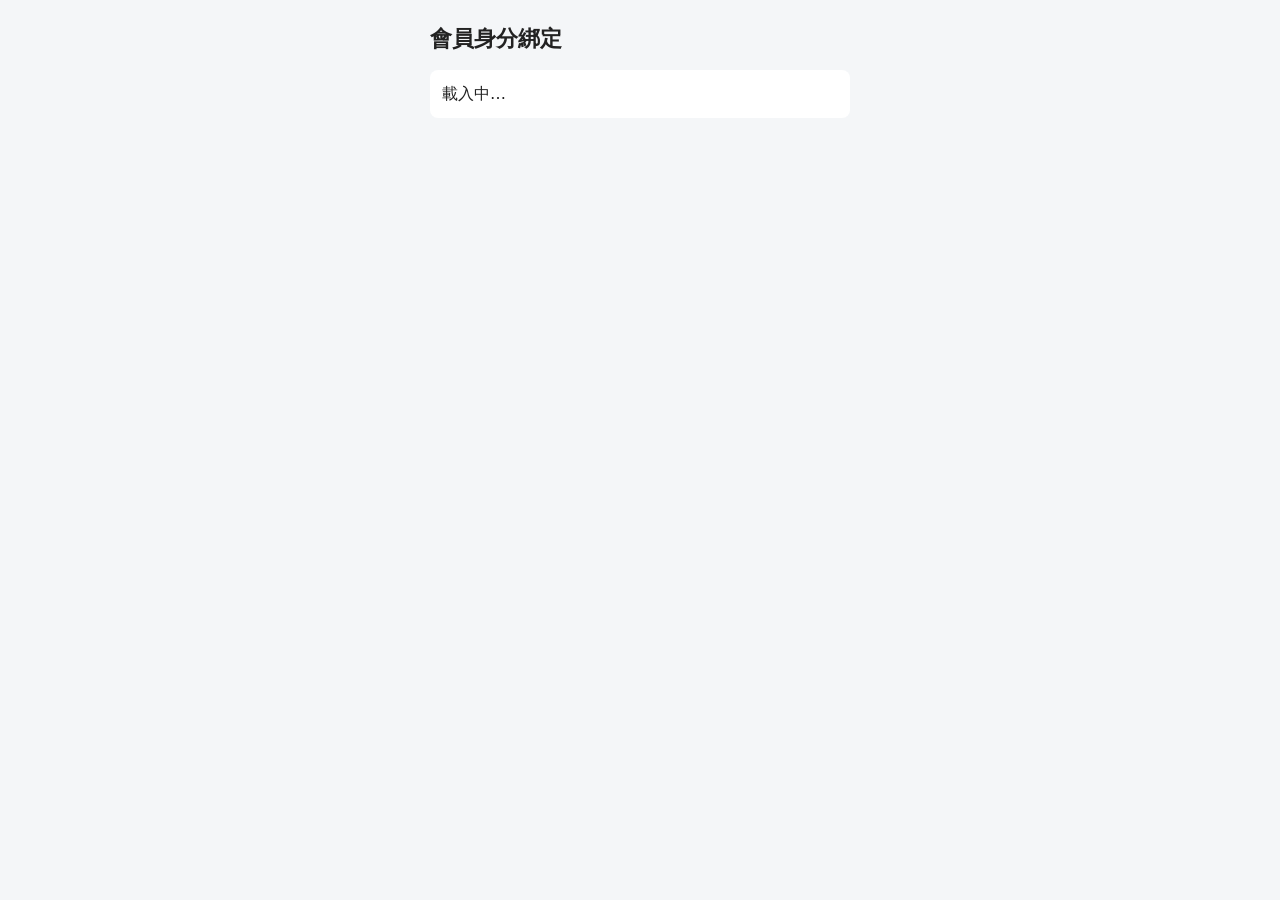
<file: index.html>
<!DOCTYPE html>
<html lang="zh-Hant">
<head>
<meta charset="utf-8">
<meta name="viewport" content="width=device-width, initial-scale=1">
<title>身分綁定</title>
<style>
  body { margin: 0; font-family: system-ui, -apple-system, "Noto Sans TC", sans-serif; background: #f4f6f8; color: #222; }
  main { max-width: 420px; margin: 0 auto; padding: 24px 20px; }
  h1 { font-size: 22px; margin: 0 0 16px; }
  .msg { min-height: 1.4em; padding: 12px; border-radius: 8px; background: #fff; line-height: 1.5; }
  .msg.err { background: #fdecea; color: #a12622; }
  .msg.ok { background: #e7f6ec; color: #1d6b38; }
  section { margin-top: 20px; background: #fff; padding: 16px; border-radius: 12px; }
  label { display: block; margin-bottom: 8px; font-size: 15px; }
  input { width: 100%; box-sizing: border-box; font-size: 18px; padding: 12px; border: 1px solid #ccc; border-radius: 8px; }
  button { width: 100%; margin-top: 12px; font-size: 17px; padding: 12px; border: 0; border-radius: 8px; background: #06c755; color: #fff; }
  button:disabled { opacity: .5; }
  button.link { background: none; color: #555; text-decoration: underline; }
  button.danger { background: #d93025; }
</style>
<script src="https://static.line-scdn.net/liff/edge/2/sdk.js"></script>
<script src="config.js"></script>
</head>
<body>
<main>
  <h1>會員身分綁定</h1>
  <p id="msg" class="msg">載入中…</p>

  <section id="vEmail" hidden>
    <label for="email">請輸入您在會員名單上的 Email</label>
    <input id="email" type="email" inputmode="email" autocomplete="email">
    <button id="btnSend">寄送驗證碼</button>
    <button id="btnToDemo" class="link">我有綁定碼</button>
  </section>

  <section id="vDemo" hidden>
    <label for="demo">請輸入您拿到的 6 碼綁定碼</label>
    <input id="demo" maxlength="12" autocomplete="off" autocapitalize="characters" style="text-transform:uppercase;letter-spacing:4px">
    <button id="btnDemo">以綁定碼綁定</button>
    <button id="btnToEmail" class="link">改用 Email 驗證</button>
  </section>

  <section id="vCode" hidden>
    <label for="code">請輸入信中的 6 位數驗證碼</label>
    <input id="code" inputmode="numeric" maxlength="6" autocomplete="one-time-code">
    <button id="btnVerify">完成綁定</button>
    <button id="btnBack" class="link">重新輸入 Email</button>
  </section>

  <section id="vBound" hidden>
    <p>目前綁定：<b id="who"></b></p>
    <button id="btnUnbind" class="danger">解除綁定</button>
  </section>
</main>

<script>
const C = window.APP_CONFIG;
const $ = (id) => document.getElementById(id);

// 一般瀏覽器（電腦）會沿用舊的登入資訊，憑證可能已過期：過期就重新登入
function tokenExpired() {
  const d = liff.getDecodedIDToken();
  return !d || d.exp * 1000 < Date.now() + 60000;
}
function relogin() {
  liff.logout();
  liff.login({ redirectUri: location.href });
}
function reloginOnce() { // 後端仍判定失敗時，只自動重試一次，避免無限循環
  if (liff.isInClient()) return false;
  try {
    if (sessionStorage.getItem('relogin')) return false;
    sessionStorage.setItem('relogin', '1');
  } catch (e) { return false; }
  relogin();
  return true;
}
const ERR = {
  EMAIL_FORMAT: 'Email 格式不正確。',
  COOLDOWN: '請等 60 秒後再重新寄送。',
  TOO_MANY: '寄送次數過多，請稍後再試。',
  MAIL_QUOTA: '今日寄信額度已滿，請明天再試或聯絡管理員。',
  CODE_EXPIRED: '驗證碼已過期或不存在，請重新寄送。',
  CODE_WRONG: '驗證碼錯誤。',
  TOO_MANY_TRIES: '錯誤次數過多，驗證碼已作廢，請重新寄送。',
  AUTH_FAILED: '身分驗證失敗或已逾時，請關閉此頁面後從 LINE 重新開啟。',
  SERVER_ERROR: '系統錯誤，請稍後再試。',
  RELOGIN: '正在重新登入…',
  CODE_INVALID: '綁定碼無效或已被使用。',
  DEMO_DISABLED: '目前未開放綁定碼。'
};

function say(text, type) {
  $('msg').textContent = text;
  $('msg').className = 'msg' + (type ? ' ' + type : '');
}
function show(view) {
  ['vEmail', 'vCode', 'vBound', 'vDemo'].forEach((v) => { $(v).hidden = (v !== view); });
}
function busy(on) {
  document.querySelectorAll('button').forEach((b) => { b.disabled = on; });
}
function errText(r) {
  let t = ERR[r.error] || ('發生錯誤：' + r.error);
  if ((r.error === 'CODE_WRONG' || r.error === 'CODE_INVALID') && r.remaining !== undefined) t += '還可以再試 ' + r.remaining + ' 次。';
  return t;
}

async function api(action, data) {
  busy(true);
  try {
    const res = await fetch(C.GAS_URL, {
      method: 'POST',
      headers: { 'Content-Type': 'text/plain;charset=utf-8' }, // 避免 CORS 預檢
      body: JSON.stringify(Object.assign({ action: action, idToken: liff.getIDToken() }, data || {}))
    });
    const j = await res.json();
    if (!j.ok && j.error === 'AUTH_FAILED' && reloginOnce()) return { ok: false, error: 'RELOGIN' };
    if (j.ok) { try { sessionStorage.removeItem('relogin'); } catch (e) {} }
    return j;
  } catch (e) {
    return { ok: false, error: 'SERVER_ERROR' };
  } finally {
    busy(false);
  }
}

async function refresh(okText) {
  const r = await api('status');
  if (!r.ok) { say(errText(r), 'err'); return; }
  if (r.bound) {
    $('who').textContent = r.name;
    show('vBound');
    say(okText || '您已完成綁定。', 'ok');
  } else {
    if (r.demo) { show('vDemo'); say(okText || '請輸入綁定碼完成綁定。'); }  // 展示模式：預設顯示綁定碼
    else { show('vEmail'); say(okText || '請輸入 Email，我們會寄送驗證碼給您。'); }
  }
}

$('btnSend').onclick = async () => {
  const r = await api('requestCode', { email: $('email').value });
  if (!r.ok) { say(errText(r), 'err'); return; }
  $('code').value = '';
  show('vCode');
  say('若此 Email 為在籍會員的信箱，驗證碼已寄出，10 分鐘內有效。');
};

$('btnVerify').onclick = async () => {
  const r = await api('verifyCode', { code: $('code').value });
  if (!r.ok) {
    say(errText(r), 'err');
    if (r.error === 'CODE_EXPIRED' || r.error === 'TOO_MANY_TRIES') show('vEmail');
    return;
  }
  refresh('綁定完成！回到 LINE 點選單就能查詢自己的資料。');
};

$('btnToDemo').onclick = () => { show('vDemo'); say('請輸入綁定碼。'); };
$('btnToEmail').onclick = () => { show('vEmail'); say('請輸入 Email，我們會寄送驗證碼給您。'); };
$('btnDemo').onclick = async () => {
  const r = await api('bindByCode', { code: $('demo').value });
  if (!r.ok) { say(errText(r), 'err'); return; }
  refresh('綁定完成！回到 LINE 聊天室，選單已依您的身分更新（請退出聊天室再進入）。');
};

$('btnBack').onclick = () => { show('vEmail'); say('請輸入 Email。'); };

$('btnUnbind').onclick = async () => {
  if (!confirm('確定要解除綁定嗎？')) return;
  const r = await api('unbind');
  if (!r.ok) { say(errText(r), 'err'); return; }
  refresh('已解除綁定。');
};

// 從 liff.line.me/{id}/detail.html 開啟時，LINE 會先載入本頁再轉到 detail.html；這時不做任何事
const redirecting = new URLSearchParams(location.search).has('liff.state');

liff.init({ liffId: C.LIFF_ID })
  .then(() => {
    if (redirecting) return;
    if (!liff.isLoggedIn()) { liff.login({ redirectUri: location.href }); return; }
    if (!liff.isInClient() && tokenExpired()) { relogin(); return; }
    if (!liff.getIDToken()) { say('無法取得身分資訊，請確認 LIFF 已勾選 openid。', 'err'); return; }
    refresh();
  })
  .catch((e) => say('LIFF 初始化失敗：' + e.message, 'err'));
</script>
</body>
</html>
</file>
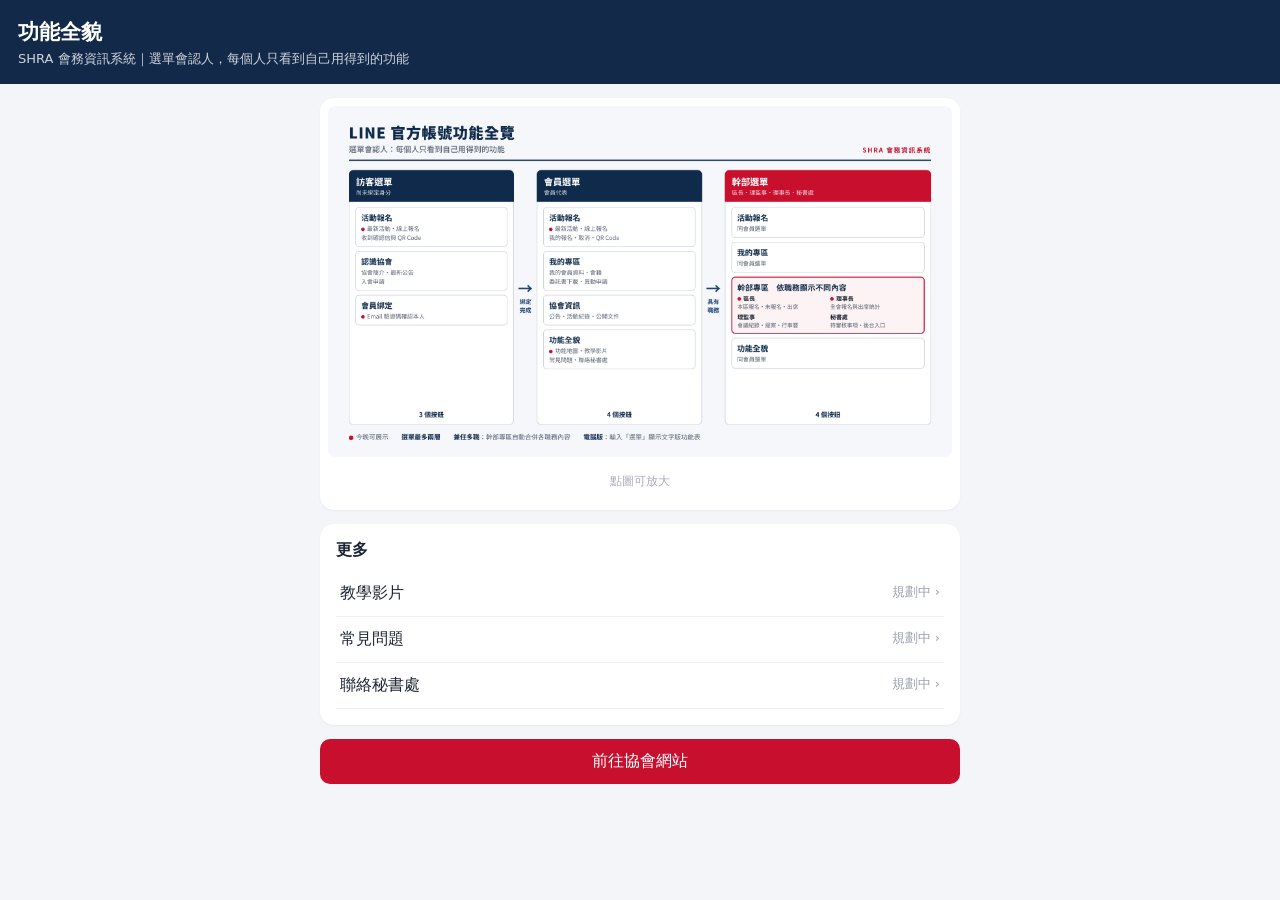
<file: guide.html>
<!DOCTYPE html>
<html lang="zh-Hant"><head><meta charset="utf-8"><meta name="viewport" content="width=device-width, initial-scale=1">
<title>功能全貌</title><link rel="stylesheet" href="common.css"><script src="config.js"></script></head>
<body>
<header><h1>功能全貌</h1><p>SHRA 會務資訊系統｜選單會認人，每個人只看到自己用得到的功能</p></header>
<main>
  <div class="card" style="padding:8px"><a href="guide_map.png"><img src="guide_map.png" alt="LINE 官方帳號功能全覽" style="width:100%;border-radius:8px"></a>
    <p class="foot">點圖可放大</p></div>
  <div class="card plan"><h2>更多</h2>
    <a href="planned.html?item=%E6%95%99%E5%AD%B8%E5%BD%B1%E7%89%87&phase=1">教學影片<span>規劃中 ›</span></a>
    <a href="planned.html?item=%E5%B8%B8%E8%A6%8B%E5%95%8F%E9%A1%8C&phase=1">常見問題<span>規劃中 ›</span></a>
    <a href="planned.html?item=%E8%81%AF%E7%B5%A1%E7%A7%98%E6%9B%B8%E8%99%95&phase=1">聯絡秘書處<span>規劃中 ›</span></a>
  </div>
  <a class="btn red" id="site" href="#">前往協會網站</a>
</main>
<script>
const u = (window.APP_CONFIG || {}).SITE_URL || '';
document.getElementById('site').href = /^https?:/.test(u) ? u : 'planned.html?item=' + encodeURIComponent('協會網站') + '&phase=1';
</script></body></html>
</file>
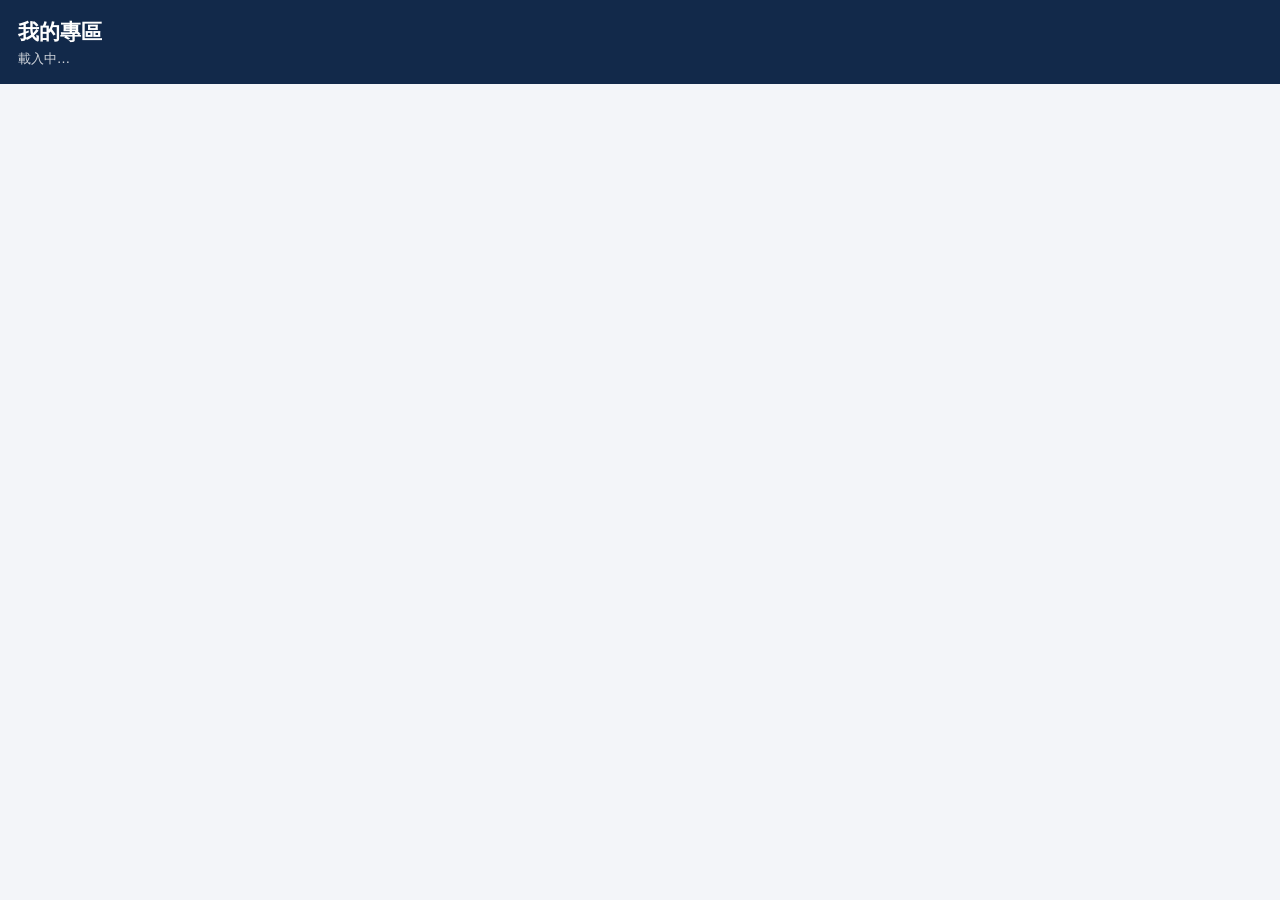
<file: mypage.html>
<!DOCTYPE html>
<html lang="zh-Hant"><head><meta charset="utf-8"><meta name="viewport" content="width=device-width, initial-scale=1">
<title>我的專區</title><link rel="stylesheet" href="common.css">
<script src="https://static.line-scdn.net/liff/edge/2/sdk.js"></script><script src="config.js"></script><script src="lib.js"></script></head>
<body>
<header><h1>我的專區</h1><p id="who">載入中…</p></header>
<main>
  <div id="msg" class="msg" hidden></div>
  <div id="content" hidden>
    <div class="card"><h2 id="title">我的會籍</h2><div class="light" id="light"></div><div class="kv" id="fields"></div></div>
    <div class="card"><h2>我的報名紀錄</h2><table id="regs"></table></div>
    <div class="card plan"><h2>其他服務</h2>
      <a href="" data-item="委託書下載" data-phase="2">委託書下載<span>規劃中 ›</span></a>
      <a href="" data-item="會員異動申請" data-phase="2">會員異動申請<span>規劃中 ›</span></a>
      <a href="" data-item="取消報名・QR Code" data-phase="1">取消報名・QR Code<span>規劃中 ›</span></a>
    </div>
    <div class="card demo" id="demoBox" hidden>
      <h2>展示用：切換身分</h2>
      <p style="font-size:13px;color:#7a5200;margin:0 0 8px">此區塊僅供系統展示使用，正式版不會出現。輸入展示身分碼即可切換。</p>
      <input id="code" maxlength="10" autocomplete="off" placeholder="展示身分碼">
      <button class="btn gold" id="btnSwitch">切換身分</button>
    </div>
    <button class="btn line" id="btnUnbind">解除綁定</button>
  </div>
</main>
<script>
document.querySelectorAll('.plan a').forEach((a) => { a.href = planned(a.dataset.item, a.dataset.phase); });
async function load(note) {
  const r = await api('myPage');
  if (!r.ok) { say(ERRTXT[r.error] || r.error, 'err'); return; }
  if (!r.bound) { $('who').textContent = '尚未綁定'; say('此功能限已綁定的會員使用。' + bindLink()); $('content').hidden = true; return; }
  $('who').textContent = r.name + '｜' + r.roles.join('、');
  $('title').textContent = r.title;
  $('light').innerHTML = '<span class="dot" style="background:' + esc(r.status.color) + '"></span><span style="color:' + esc(r.status.color) + '">' + esc(r.status.text) + '</span>';
  $('fields').innerHTML = r.fields.map((f) => '<span class="k">' + esc(f.label) + '</span><span class="v">' + esc(f.value) + '</span>').join('');
  $('regs').innerHTML = r.regs.length ? '<tr><th>活動</th><th>狀態</th><th>報名時間</th></tr>' + r.regs.map((x) => '<tr><td>' + esc(x.event) + '</td><td>' + esc(x.status) + '</td><td>' + esc(x.time) + '</td></tr>').join('') : '<tr><td>目前沒有報名紀錄</td></tr>';
  $('demoBox').hidden = !r.demo;
  $('content').hidden = false;
  if (note) say(note, 'ok'); else $('msg').hidden = true;
}
$('btnSwitch').onclick = async () => {
  $('btnSwitch').disabled = true;
  const r = await api('bindByCode', { code: $('code').value });
  $('btnSwitch').disabled = false;
  if (!r.ok) { say(ERRTXT[r.error] || '切換失敗：' + esc(r.error), 'err'); return; }
  $('code').value = '';
  load('已切換為「' + esc(r.name) + '」。<b>請關閉此頁，退出聊天室再進入</b>，選單就會更新。');
};
$('btnUnbind').onclick = async () => {
  if (!confirm('確定要解除綁定嗎？')) return;
  const r = await api('unbind');
  if (!r.ok) { say(ERRTXT[r.error] || r.error, 'err'); return; }
  $('content').hidden = true; $('who').textContent = '已解除綁定';
  say('已解除綁定。退出聊天室再進入，會看到訪客選單。', 'ok');
};
startLiff(() => load());
</script></body></html>
</file>
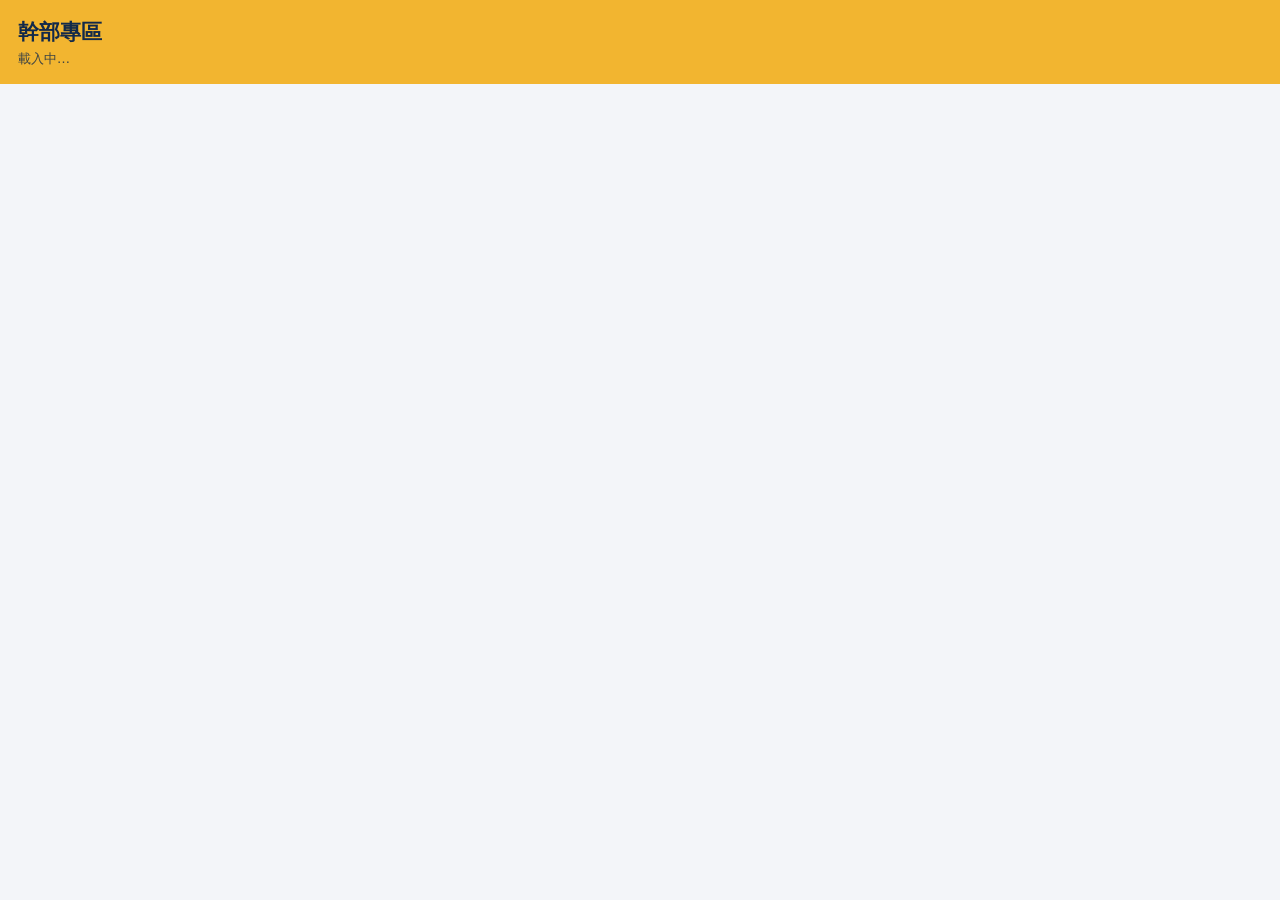
<file: officer.html>
<!DOCTYPE html>
<html lang="zh-Hant"><head><meta charset="utf-8"><meta name="viewport" content="width=device-width, initial-scale=1">
<title>幹部專區</title><link rel="stylesheet" href="common.css">
<script src="https://static.line-scdn.net/liff/edge/2/sdk.js"></script><script src="config.js"></script><script src="lib.js"></script></head>
<body>
<header style="background:#f2b530;color:#12294a"><h1>幹部專區</h1><p id="who">載入中…</p></header>
<main>
  <div class="chips" id="roles"></div>
  <div id="msg" class="msg" hidden></div>
  <div id="sections"></div>
  <div class="card plan" id="planBox" hidden><h2>其他職務功能</h2><div id="plans"></div></div>
  <div class="card" id="pickBox" hidden>
    <h2>依分區查詢報名名單</h2>
    <p style="font-size:13px;color:#7a8294;margin:0 0 10px">點選任一分區。每次查詢都由後端依您的職務即時判斷是否有權限，無權限會被拒絕並留下存取紀錄。</p>
    <div id="pick" style="display:grid;grid-template-columns:repeat(4,1fr);gap:8px"></div>
    <div id="pickResult" style="margin-top:12px"></div>
  </div>
</main>
<script>
const pct = (n) => '<div class="bar"><i style="width:' + n + '%"></i></div>';
function districtHtml(s) {
  return '<div class="card"><h2>' + esc(s.district) + '｜' + esc(s.event) + '</h2>' +
    '<div class="num">' + s.registered + ' / ' + s.total + ' <span style="font-size:15px;color:#7a8294">已報名（' + s.rate + '%）</span></div>' + pct(s.rate) +
    '<h2 style="margin-top:14px">報名名單</h2><table><tr><th>會員單位</th><th>代表人</th><th>電話</th><th>Email</th></tr>' +
    s.regList.map((x) => '<tr><td>' + esc(x.unit) + '</td><td>' + esc(x.rep) + '</td><td>' + esc(x.phone) + '</td><td>' + esc(x.email) + '</td></tr>').join('') + '</table>' +
    '<h2 style="margin-top:14px">未報名</h2><table>' + (s.unregList.length ? s.unregList.map((x) => '<tr><td>' + esc(x.unit) + '</td><td>' + esc(x.rep) + '</td></tr>').join('') : '<tr><td>全數已報名</td></tr>') + '</table>' +
    '<p style="font-size:12px;color:#9aa1ae">電話、Email 已由後端遮罩</p></div>';
}
function statsHtml(s) {
  return '<div class="card"><h2>全會報名統計｜' + esc(s.event) + '</h2>' +
    '<div class="num">' + s.registered + ' / ' + s.total + ' <span style="font-size:15px;color:#7a8294">全會報名率 ' + s.rate + '%</span></div>' + pct(s.rate) +
    '<table style="margin-top:12px"><tr><th>分區</th><th>報名</th><th>會員數</th><th style="width:40%">報名率</th></tr>' +
    s.rows.map((r) => '<tr><td>' + esc(r.district) + '</td><td>' + r.registered + '</td><td>' + r.total + '</td><td>' + r.rate + '% ' + pct(r.rate) + '</td></tr>').join('') + '</table></div>';
}
function allHtml(s) {
  return '<div class="card"><h2>全會報名名單｜' + esc(s.event) + '（' + s.list.length + ' 筆）</h2><div style="overflow-x:auto"><table><tr><th>分區</th><th>會員單位</th><th>代表人</th><th>電話</th><th>Email</th></tr>' +
    s.list.map((x) => '<tr><td>' + esc(x.district) + '</td><td>' + esc(x.unit) + '</td><td>' + esc(x.rep) + '</td><td>' + esc(x.phone) + '</td><td>' + esc(x.email) + '</td></tr>').join('') +
    '</table></div><a class="btn" href="' + esc(s.backend) + '">秘書處後台入口</a></div>';
}
async function load() {
  const r = await api('officerView');
  if (!r.ok) { $('who').textContent = ''; say(r.error === 'FORBIDDEN' ? '幹部專區限具職務者使用。' : (ERRTXT[r.error] || r.error), 'err'); return; }
  if (!r.bound) { $('who').textContent = '尚未綁定'; say('此功能限已綁定的幹部使用。' + bindLink()); return; }
  $('who').textContent = r.name + '｜依職務顯示';
  $('roles').innerHTML = r.roles.map((x) => '<span>' + esc(x) + '</span>').join('');
  $('sections').innerHTML = r.sections.map((s) => s.type === 'district' ? districtHtml(s) : s.type === 'stats' ? statsHtml(s) : allHtml(s)).join('');
  if (r.planned.length) { $('planBox').hidden = false; $('plans').innerHTML = r.planned.map((p) => '<a href="' + planned(p.item, p.phase) + '">' + esc(p.item) + '<span>規劃中 ›</span></a>').join(''); }
  $('pickBox').hidden = false;
  $('pick').innerHTML = r.districts.map((d) => '<button class="btn line" style="margin:0;padding:10px 4px;font-size:15px" data-d="' + esc(d) + '">' + esc(d) + '</button>').join('');
  $('pick').querySelectorAll('button').forEach((b) => { b.onclick = () => pick(b.dataset.d, b); });
}
async function pick(d, btn) {
  $('pick').querySelectorAll('button').forEach((b) => { b.disabled = true; b.style.background = ''; b.style.color = ''; });
  btn.style.background = '#12294a'; btn.style.color = '#fff';
  $('pickResult').innerHTML = '<div class="msg">查詢「' + esc(d) + '」中…</div>';
  const r = await api('officerDistrict', { district: d });
  $('pick').querySelectorAll('button').forEach((b) => { b.disabled = false; });
  if (r.ok) $('pickResult').innerHTML = '<div class="msg ok">✅ 有權限：以下為「' + esc(d) + '」的即時資料</div>' + districtHtml(r.section);
  else if (r.error === 'FORBIDDEN') $('pickResult').innerHTML = '<div class="msg err">⛔ 後端拒絕：您的職務沒有查詢「' + esc(d) + '」名單的權限。<br><small>此次嘗試已記錄於存取紀錄。</small></div>';
  else $('pickResult').innerHTML = '<div class="msg err">' + esc(ERRTXT[r.error] || r.error) + '</div>';
}
startLiff(load);
</script></body></html>
</file>
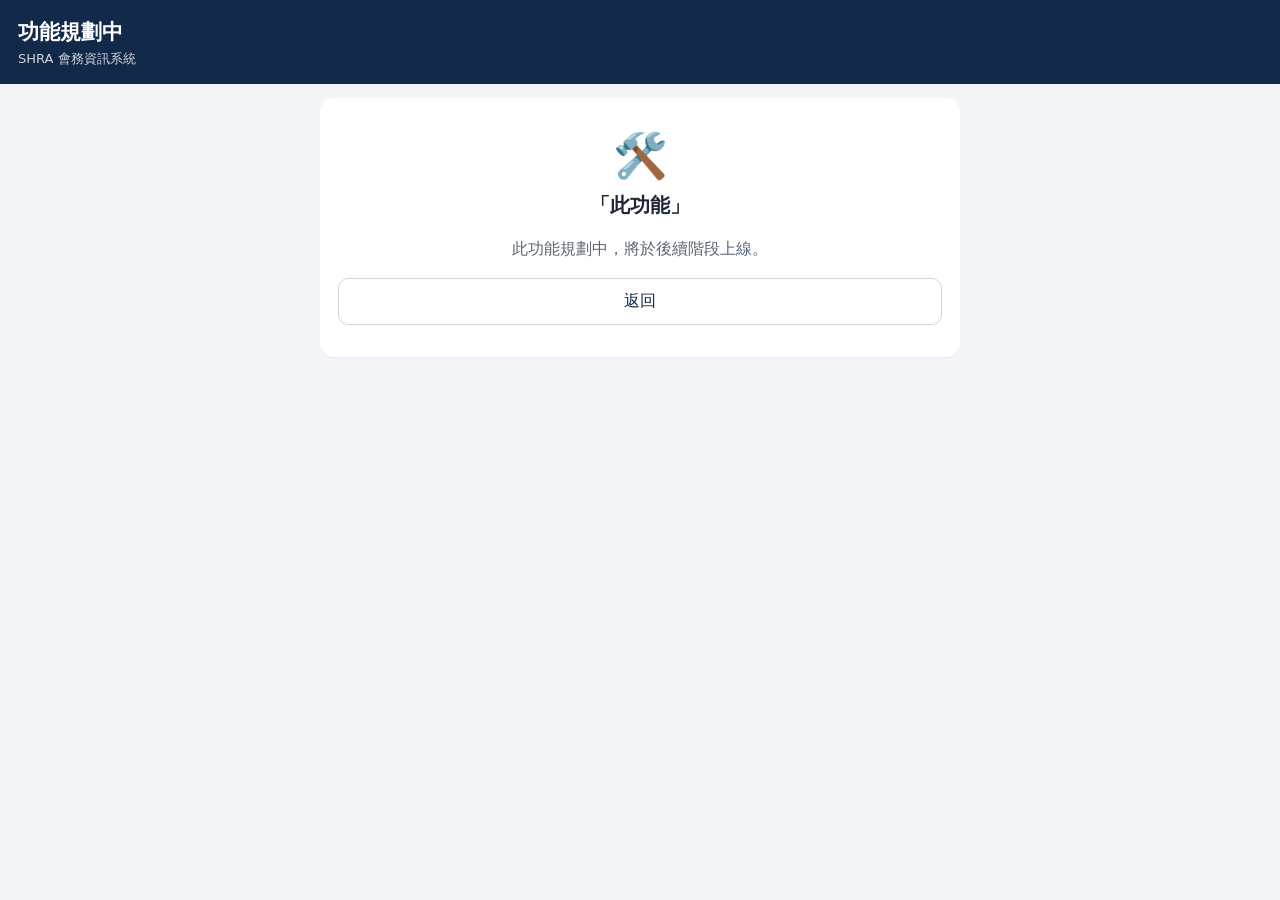
<file: planned.html>
<!DOCTYPE html>
<html lang="zh-Hant"><head><meta charset="utf-8"><meta name="viewport" content="width=device-width, initial-scale=1">
<title>功能規劃中</title><link rel="stylesheet" href="common.css"></head>
<body>
<header><h1 id="t">功能規劃中</h1><p>SHRA 會務資訊系統</p></header>
<main><div class="card" style="text-align:center;padding:32px 18px">
  <div style="font-size:44px">🛠️</div>
  <h2 id="item" style="font-size:20px;margin:10px 0"></h2>
  <p id="phase" style="color:#5a6375;line-height:1.7"></p>
  <button class="btn line" onclick="history.length > 1 ? history.back() : window.close()">返回</button>
</div></main>
<script>
const q = new URLSearchParams(location.search);
const item = q.get('item') || '此功能';
const ph = ({ '1': '第一階段', '2': '第二階段', '3': '第三階段' })[q.get('phase')] || '後續階段';
document.getElementById('item').textContent = '「' + item + '」';
document.getElementById('phase').textContent = '此功能規劃中，將於' + ph + '上線。';
</script></body></html>
</file>
<file: common.css>
body{margin:0;font-family:system-ui,-apple-system,"Noto Sans TC",sans-serif;background:#f3f5f9;color:#1d2433}
header{background:#12294a;color:#fff;padding:18px 18px 16px}
header h1{margin:0;font-size:21px}
header p{margin:4px 0 0;font-size:13px;opacity:.8}
main{max-width:640px;margin:0 auto;padding:14px 14px 40px}
.card{background:#fff;border-radius:14px;padding:16px;margin-bottom:14px;box-shadow:0 1px 2px rgba(0,0,0,.05)}
.card h2{font-size:16px;margin:0 0 10px}
.msg{padding:12px;border-radius:10px;background:#fff;line-height:1.6;margin-bottom:14px}
.msg.err{background:#fdecea;color:#a12622}.msg.ok{background:#e7f6ec;color:#1d6b38}.msg.warn{background:#fff6e0;color:#7a5200}
.chips span{display:inline-block;background:#fff3d6;color:#7a5200;border-radius:12px;padding:3px 10px;margin:0 6px 6px 0;font-size:13px}
.kv{display:grid;grid-template-columns:auto 1fr;gap:8px 12px;font-size:15px}.kv .k{color:#7a8294}.kv .v{text-align:right}
.light{display:flex;align-items:center;gap:10px;font-weight:bold;font-size:18px;margin-bottom:12px}.dot{width:22px;height:22px;border-radius:50%}
table{width:100%;border-collapse:collapse;font-size:14px}th,td{padding:8px 4px;border-bottom:1px solid #edf0f4;text-align:left}th{color:#7a8294;font-weight:normal;font-size:12px}
.num{font-size:28px;font-weight:bold;color:#12294a}.bar{height:8px;background:#e8ecf3;border-radius:4px;overflow:hidden}.bar i{display:block;height:100%;background:#c8102e}
.btn{display:block;width:100%;box-sizing:border-box;text-align:center;padding:12px;border-radius:10px;border:0;font-size:16px;margin-top:10px;text-decoration:none;background:#12294a;color:#fff}
.btn.red{background:#c8102e}.btn.gold{background:#f2b530;color:#12294a}.btn.line{background:#fff;color:#12294a;border:1px solid #cfd6e2}
.plan a{display:flex;justify-content:space-between;padding:12px 4px;border-bottom:1px solid #edf0f4;color:#1d2433;text-decoration:none}.plan a span{color:#9aa1ae;font-size:13px}
.demo{border:2px dashed #f2b530;background:#fffaf0}
input{width:100%;box-sizing:border-box;font-size:18px;padding:11px;border:1px solid #cfd6e2;border-radius:10px;letter-spacing:3px;text-transform:uppercase}
.foot{text-align:center;color:#aab;font-size:12px}
</file>
